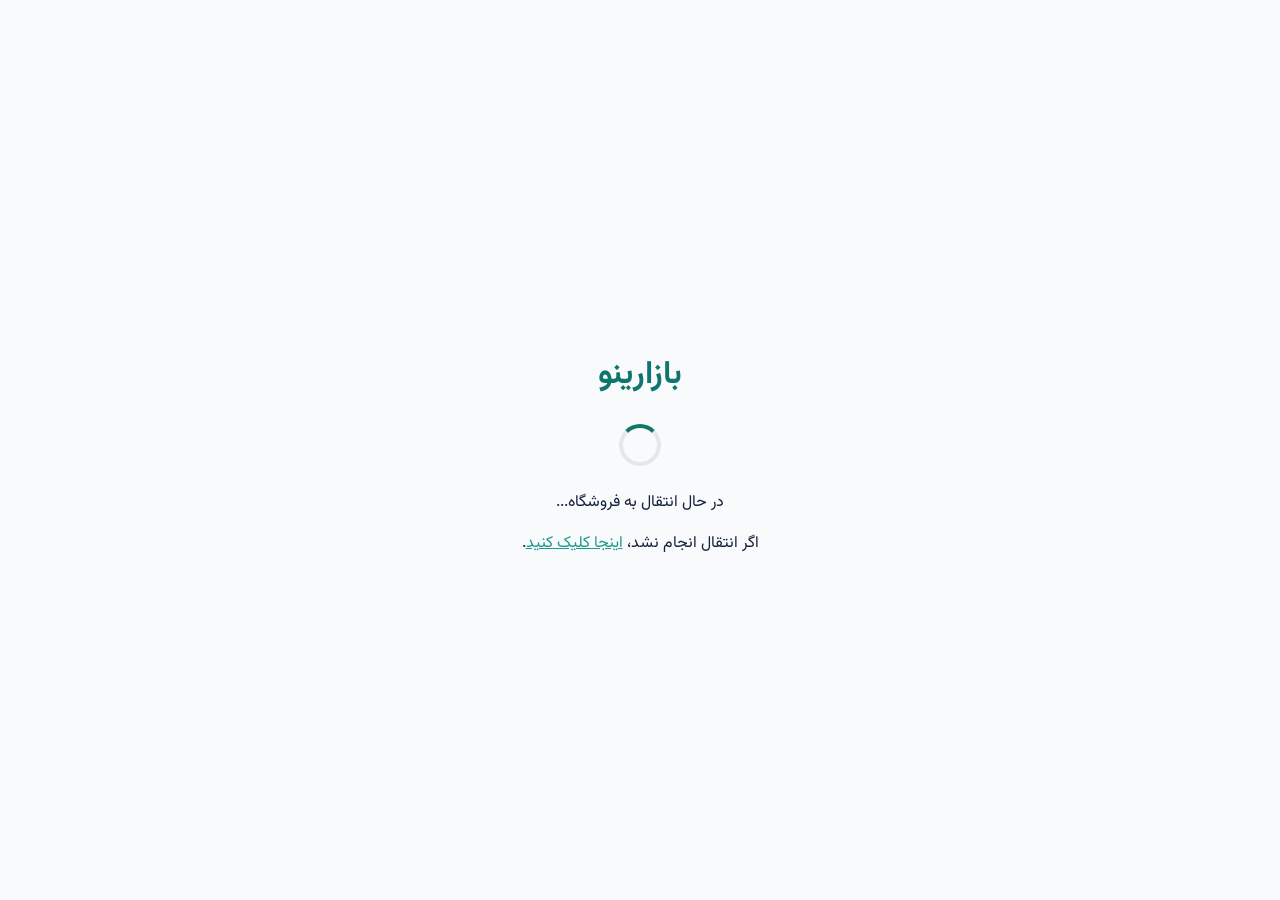
<file: index.html>
<!DOCTYPE html>
<html lang="fa" dir="rtl">
<head>
    <meta charset="UTF-8">
    <meta name="viewport" content="width=device-width, initial-scale=1.0">
    <meta http-equiv="refresh" content="3; url=products.html">
    <title>بازارینو | فروشگاه اینترنتی</title>
    <style>
        @font-face {
            font-family: "MyVazirmatn";
            src: url("font/Vazirmatn[wght].woff2") format("woff2");
            font-weight: 100 900;
            font-style: normal;
            font-display: swap;
        }
        * {
            box-sizing: border-box;
            font-family: "MyVazirmatn", sans-serif;
        }
        body {
            margin: 0;
            min-height: 100vh;
            display: flex;
            justify-content: center;
            align-items: center;
            background: #F8FAFC;
            color: #14213D;
            font-family: Tahoma, sans-serif;
        }
        .loading {
            text-align: center;
        }
        h1 {
            color: #0F766E;
            margin-bottom: 16px;
        }
        p {
            font-size: 16px;
        }
        .spinner {
            width: 42px;
            height: 42px;
            margin: 24px auto;
            border: 4px solid #E5E7EB;
            border-top-color: #0F766E;
            border-radius: 50%;
            animation: spin 0.8s linear infinite;
        }
        @keyframes spin {
            to {
                transform: rotate(360deg);
            }
        }
        a {
            color: #1e998f;
        }
    </style>
</head>
<body>
    <main class="loading">
        <h1>بازارینو</h1>
        <div class="spinner" aria-hidden="true"></div>
        <p>در حال انتقال به فروشگاه...</p>
        <p>
            اگر انتقال انجام نشد،
            <a href="products.html">اینجا کلیک کنید</a>.
        </p>
    </main>
</body>
</html>
</file>
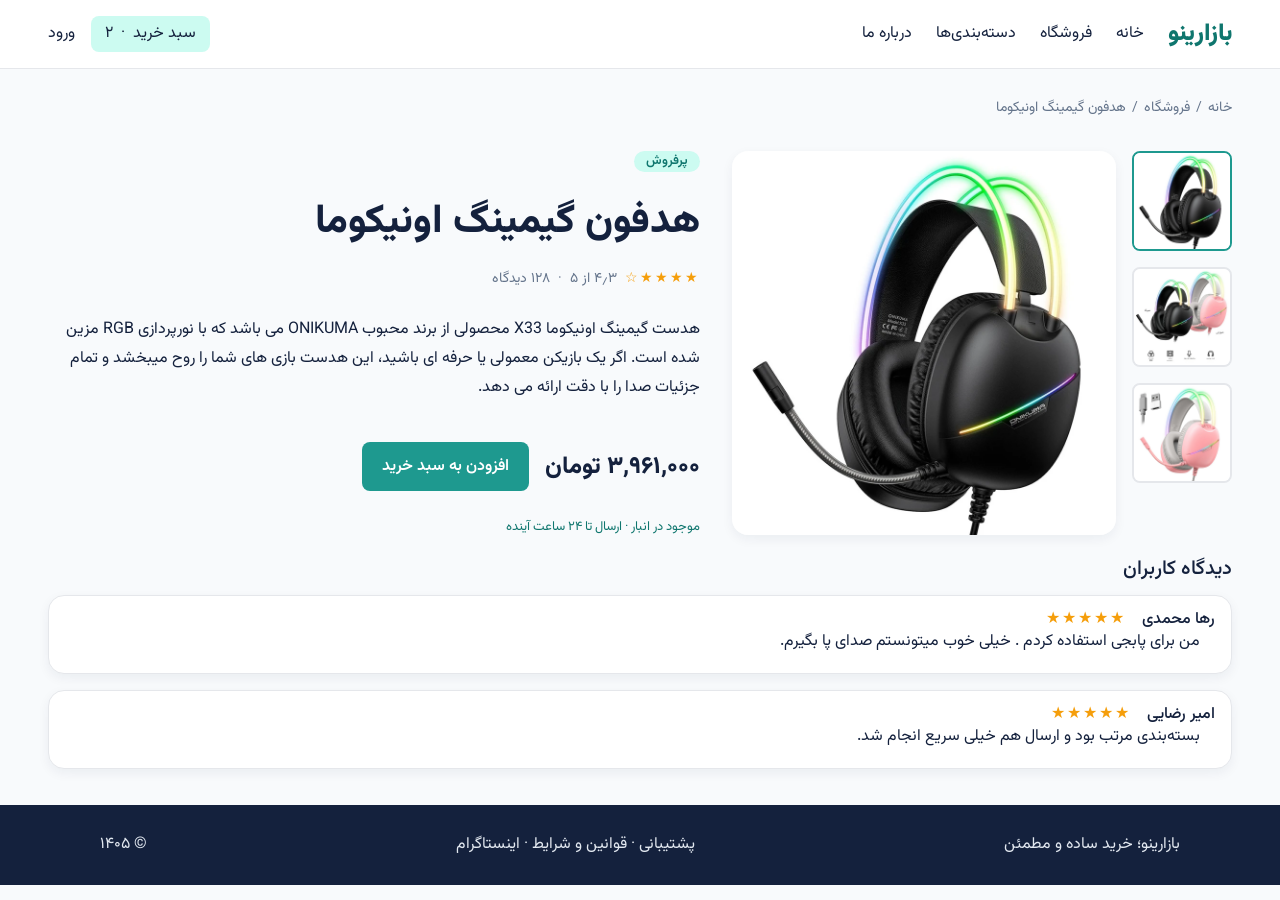
<file: product_headphone.html>
<!DOCTYPE html>
<html lang="fa" dir="rtl">
<head>
    <meta charset="UTF-8">
    <meta name="viewport" content="width=device-width, initial-scale=1.0">
    <title>هدفون گیمینگ اونیکوما | بازارینو</title>
    <link rel="stylesheet" href="css/reset.css">
    <link rel="stylesheet" href="css/style_product.css">
</head>
<body>
    <header class="header">
        <a href="products.html" class="logo">بازارینو</a>
        <nav class="nav" aria-label="منوی اصلی">
            <ul>
                <li><a href="products.html">خانه</a></li>
                <li><a href="products.html">فروشگاه</a></li>
                <li><a href="products.html">دسته‌بندی‌ها</a></li>
                <li><a href="#">درباره ما</a></li>
            </ul>
        </nav>
        <div class="header-actions">
            <a class="cart-link" href="#">سبد خرید
                <span aria-hidden="true">·</span>
                <span class="cart-count">۲</span>
            </a>
            <a href="register.html">ورود</a>
        </div>
    </header>

    <main class="main">
        <nav aria-label="مسیر صفحه">
            <ol>
                <li><a href="products.html">خانه</a></li>
                <li><a href="products.html">فروشگاه</a></li>
                <li aria-current="page">هدفون گیمینگ اونیکوما</li>
            </ol>
        </nav>

        <section class="product">
            <div class="product-gallery">
                <div class="mini-gallery">
                    <img class="thumbnail active" src="assets/Onikuma01.webp" alt="نمای اول هدفون گیمینگ" width="100" height="100">
                    <img class="thumbnail" src="assets/Onikuma02.webp" alt="نمای دوم هدفون گیمینگ" width="100" height="100">
                    <img class="thumbnail" src="assets/Onikuma03.webp" alt="نمای سوم هدفون گیمینگ" width="100" height="100">
                </div>

                <div class="gallery">
                    <img class="product-image" src="assets/Onikuma01.webp" alt="هدفون گیمینگ اونیکوما" width="800" height="800">
                </div>
            </div>

            <div class="info">
                <span class="badge">پرفروش</span>

                <h1>هدفون گیمینگ اونیکوما</h1>

                <p class="rating">
                    <span class="stars" aria-hidden="true">★★★★☆</span>
                    <span class="rating-score">۴٫۳ از ۵</span>
                    <span aria-hidden="true">·</span>
                    <span class="review-count">۱۲۸ دیدگاه</span>
                </p>

                <p class="description">
                    هدست گیمینگ اونیکوما X33 محصولی از برند محبوب ONIKUMA می باشد که با نورپردازی RGB مزین شده است. اگر یک بازیکن معمولی یا حرفه ای باشید، این هدست بازی های شما را روح میبخشد و تمام جزئیات صدا را با دقت ارائه می دهد.
                </p>

                <div class="purchase-actions">
                    <p class="price">۳,۹۶۱,۰۰۰ تومان</p>
                    <button type="button" class="add-to-cart">افزودن به سبد خرید</button>
                </div>

                <p class="stock-status">موجود در انبار · ارسال تا ۲۴ ساعت آینده</p>
            </div>
        </section>

        <section class="reviews">
            <h2>دیدگاه کاربران</h2>

            <article class="review">
                <div class="review-head">
                    <h3>رها محمدی</h3>
                    <span class="stars" role="img" aria-label="امتیاز ۵ از ۵">★★★★★</span>
                </div>
                <p class="review-text">
                    من برای پابجی استفاده کردم . خیلی خوب میتونستم صدای پا بگیرم.
                </p>
            </article>

            <article class="review">
                <div class="review-head">
                    <h3>امیر رضایی</h3>
                    <span class="stars" role="img" aria-label="امتیاز ۵ از ۵">★★★★★</span>
                </div>
                <p class="review-text">
                    بسته‌بندی مرتب بود و ارسال هم خیلی سریع انجام شد.
                </p>
            </article>
        </section>

    </main>

    <footer class="footer">
        <div class="footer-right">
            بازارینو؛ خرید ساده و مطمئن
        </div>

        <nav class="footer-center" aria-label="لینک‌های فوتر">
            <a href="#">پشتیبانی</a>
            <span aria-hidden="true">·</span>
            <a href="#">قوانین و شرایط</a>
            <span aria-hidden="true">·</span>
            <a href="#">اینستاگرام</a>
        </nav>

        <div class="footer-left">
            © ۱۴۰۵
        </div>
    </footer>
</body>
</html>
</file>
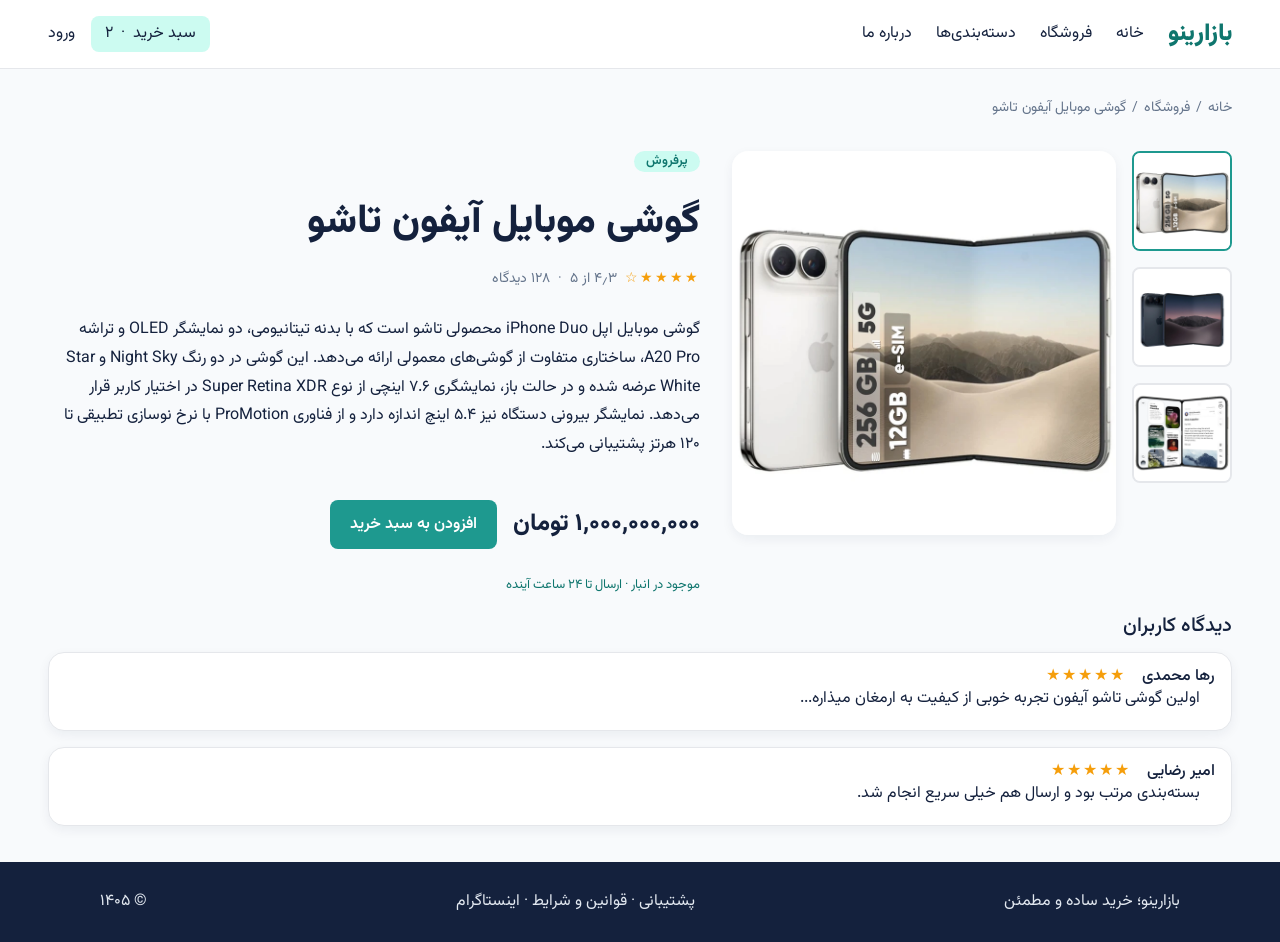
<file: product_iphone.html>
<!DOCTYPE html>
<html lang="fa" dir="rtl">
<head>
    <meta charset="UTF-8">
    <meta name="viewport" content="width=device-width, initial-scale=1.0">
    <title>گوشی موبایل آیفون تاشو | بازارینو</title>
    <link rel="stylesheet" href="css/reset.css">
    <link rel="stylesheet" href="css/style_product.css">
</head>
<body>
    <header class="header">
        <a href="products.html" class="logo">بازارینو</a>
        <nav class="nav" aria-label="منوی اصلی">
            <ul>
                <li><a href="products.html">خانه</a></li>
                <li><a href="products.html">فروشگاه</a></li>
                <li><a href="products.html">دسته‌بندی‌ها</a></li>
                <li><a href="#">درباره ما</a></li>
            </ul>
        </nav>
        <div class="header-actions">
            <a class="cart-link" href="#">سبد خرید
                <span aria-hidden="true">·</span>
                <span class="cart-count">۲</span>
            </a>
            <a href="register.html">ورود</a>
        </div>
    </header>

    
    <main class="main">
        <nav class="breadcrumb" aria-label="مسیر صفحه">
            <ol>
                <li><a href="products.html">خانه</a></li>
                <li><a href="products.html">فروشگاه</a></li>
                <li aria-current="page">گوشی موبایل آیفون تاشو</li>
            </ol>
        </nav>

        
        <section class="product">
            <div class="product-gallery">
                <div class="mini-gallery">
                    <img class="thumbnail active" src="assets/iPhone_Duo_eSIM01.webp" alt="نمای اول آیفون تاشو" width="100" height="100">
                    <img class="thumbnail" src="assets/iPhone_Duo_eSIM02.webp" alt="نمای دوم آیفون تاشو" width="100" height="100">
                    <img class="thumbnail" src="assets/iPhone_Duo_eSIM03.webp" alt="نمای سوم آیفون تاشو" width="100" height="100">
                </div>

                <div class="gallery">
                    <img class="product-image" src="assets/iPhone_Duo_eSIM01.webp" alt="گوشی موبایل آیفون تاشو" width="800" height="800">
                </div>
            </div>

            <div class="info">
                <span class="badge">پرفروش</span>

                <h1>گوشی موبایل آیفون تاشو</h1>

                <p class="rating">
                    <span class="stars" aria-hidden="true">★★★★☆</span>
                    <span class="rating-score">۴٫۳ از ۵</span>
                    <span aria-hidden="true">·</span>
                    <span class="review-count">۱۲۸ دیدگاه</span>
                </p>

                <p class="description">
                    گوشی موبایل اپل iPhone Duo محصولی تاشو است که با بدنه تیتانیومی، دو نمایشگر OLED و تراشه A20 Pro، ساختاری متفاوت از گوشی‌های معمولی ارائه می‌دهد. این گوشی در دو رنگ Night Sky و Star White عرضه شده و در حالت باز، نمایشگری ۷.۶ اینچی از نوع Super Retina XDR در اختیار کاربر قرار می‌دهد. نمایشگر بیرونی دستگاه نیز ۵.۴ اینچ اندازه دارد و از فناوری ProMotion با نرخ نوسازی تطبیقی تا ۱۲۰ هرتز پشتیبانی می‌کند.
                </p>

                <div class="purchase-actions">
                    <p class="price">۱,۰۰۰,۰۰۰,۰۰۰ تومان</p>
                    <button type="button" class="add-to-cart">افزودن به سبد خرید</button>
                </div>

                <p class="stock-status">موجود در انبار · ارسال تا ۲۴ ساعت آینده</p>
            </div>
        </section>

        <section class="reviews">
            <h2>دیدگاه کاربران</h2>

            <article class="review">
                <div class="review-head">
                    <h3>رها محمدی</h3>
                    <span class="stars" role="img" aria-label="امتیاز ۵ از ۵">★★★★★</span>
                </div>
                <p class="review-text">
                    اولین گوشی تاشو آیفون تجربه خوبی از کیفیت به ارمغان میذاره...
                </p>
            </article>

            <article class="review">
                <div class="review-head">
                    <h3>امیر رضایی</h3>
                    <span class="stars" role="img" aria-label="امتیاز ۵ از ۵">★★★★★</span>
                </div>
                <p class="review-text">
                    بسته‌بندی مرتب بود و ارسال هم خیلی سریع انجام شد.
                </p>
            </article>
        </section>

    </main>

    <footer class="footer">
        <div class="footer-right">
            بازارینو؛ خرید ساده و مطمئن
        </div>

        <nav class="footer-center" aria-label="لینک‌های فوتر">
            <a href="#">پشتیبانی</a>
            <span aria-hidden="true">·</span>
            <a href="#">قوانین و شرایط</a>
            <span aria-hidden="true">·</span>
            <a href="#">اینستاگرام</a>
        </nav>

        <div class="footer-left">
            © ۱۴۰۵
        </div>
    </footer>
</body>
</html>
</file>
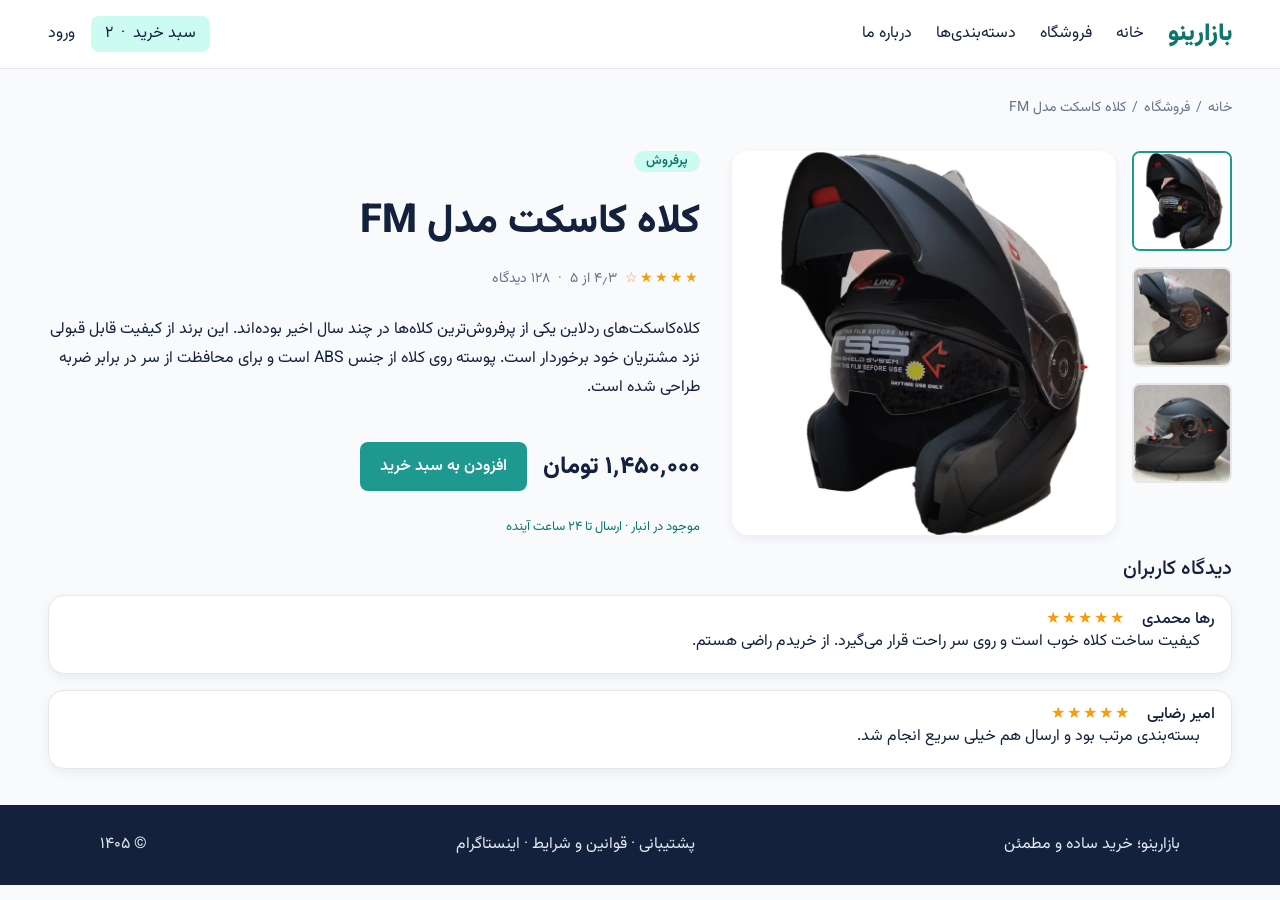
<file: product_kolah.html>
<!DOCTYPE html>
<html lang="fa" dir="rtl">
<head>
    <meta charset="UTF-8">
    <meta name="viewport" content="width=device-width, initial-scale=1.0">
    <title>کلاه کاسکت مدل FM | بازارینو</title>
    <link rel="stylesheet" href="css/reset.css">
    <link rel="stylesheet" href="css/style_product.css">
</head>
<body>
    <header class="header">
        <a href="products.html" class="logo">بازارینو</a>
        <nav class="nav" aria-label="منوی اصلی">
            <ul>
                <li><a href="products.html">خانه</a></li>
                <li><a href="products.html">فروشگاه</a></li>
                <li><a href="product.html">دسته‌بندی‌ها</a></li>
                <li><a href="#">درباره ما</a></li>
            </ul>
        </nav>
        <div class="header-actions">
            <a class="cart-link" href="#">سبد خرید
                <span aria-hidden="true">·</span>
                <span class="cart-count">۲</span>
            </a>
            <a href="register.html">ورود</a>
        </div>
    </header>

    
    <main class="main">
        <nav class="breadcrumb" aria-label="مسیر صفحه">
            <ol>
                <li><a href="products.html">خانه</a></li>
                <li><a href="products.html">فروشگاه</a></li>
                <li aria-current="page">کلاه کاسکت مدل FM</li>
            </ol>
        </nav>

        
        <section class="product">
            <div class="product-gallery">
                <div class="mini-gallery">
                    <img class="thumbnail active" src="assets/Red_line_FM01.webp" alt="نمای اول کلاه کاسکت" width="100" height="100">
                    <img class="thumbnail" src="assets/Red_line_FM02.webp" alt="نمای دوم کلاه کاسکت" width="100" height="100">
                    <img class="thumbnail" src="assets/Red_line_FM03.webp" alt="نمای سوم کلاه کاسکت" width="100" height="100">
                </div>

                <div class="gallery">
                    <img class="product-image" src="assets/Red_line_FM01.webp" alt="کلاه کاسکت مدل اف ام" width="800" height="800">
                </div>
            </div>

            <div class="info">
                <span class="badge">پرفروش</span>

                <h1>کلاه کاسکت مدل FM</h1>

                <p class="rating">
                    <span class="stars" aria-hidden="true">★★★★☆</span>
                    <span class="rating-score">۴٫۳ از ۵</span>
                    <span aria-hidden="true">·</span>
                    <span class="review-count">۱۲۸ دیدگاه</span>
                </p>

                <p class="description">
                    کلاه‌کاسکت‌های ردلاین یکی از پرفروش‌ترین کلاه‌ها در چند سال اخیر بوده‌اند.
                    این برند از کیفیت قابل قبولی نزد مشتریان خود برخوردار است.
                    پوسته روی کلاه از جنس ABS است و برای محافظت از سر در برابر ضربه طراحی شده است.
                </p>

                <div class="purchase-actions">
                    <p class="price">۱٬۴۵۰٬۰۰۰ تومان</p>
                    <button type="button" class="add-to-cart">افزودن به سبد خرید</button>
                </div>

                <p class="stock-status">موجود در انبار · ارسال تا ۲۴ ساعت آینده</p>
            </div>
        </section>

        <section class="reviews">
            <h2>دیدگاه کاربران</h2>

            <article class="review">
                <div class="review-head">
                    <h3>رها محمدی</h3>
                    <span class="stars" role="img" aria-label="امتیاز ۵ از ۵">★★★★★</span>
                </div>
                <p class="review-text">
                    کیفیت ساخت کلاه خوب است و روی سر راحت قرار می‌گیرد.
                    از خریدم راضی هستم.
                </p>
            </article>

            <article class="review">
                <div class="review-head">
                    <h3>امیر رضایی</h3>
                    <span class="stars" role="img" aria-label="امتیاز ۵ از ۵">★★★★★</span>
                </div>
                <p class="review-text">
                    بسته‌بندی مرتب بود و ارسال هم خیلی سریع انجام شد.
                </p>
            </article>
        </section>

    </main>

    <footer class="footer">
        <div class="footer-right">
            بازارینو؛ خرید ساده و مطمئن
        </div>

        <nav class="footer-center" aria-label="لینک‌های فوتر">
            <a href="#">پشتیبانی</a>
            <span aria-hidden="true">·</span>
            <a href="#">قوانین و شرایط</a>
            <span aria-hidden="true">·</span>
            <a href="#">اینستاگرام</a>
        </nav>

        <div class="footer-left">
            © ۱۴۰۵
        </div>
    </footer>
</body>
</html>
</file>
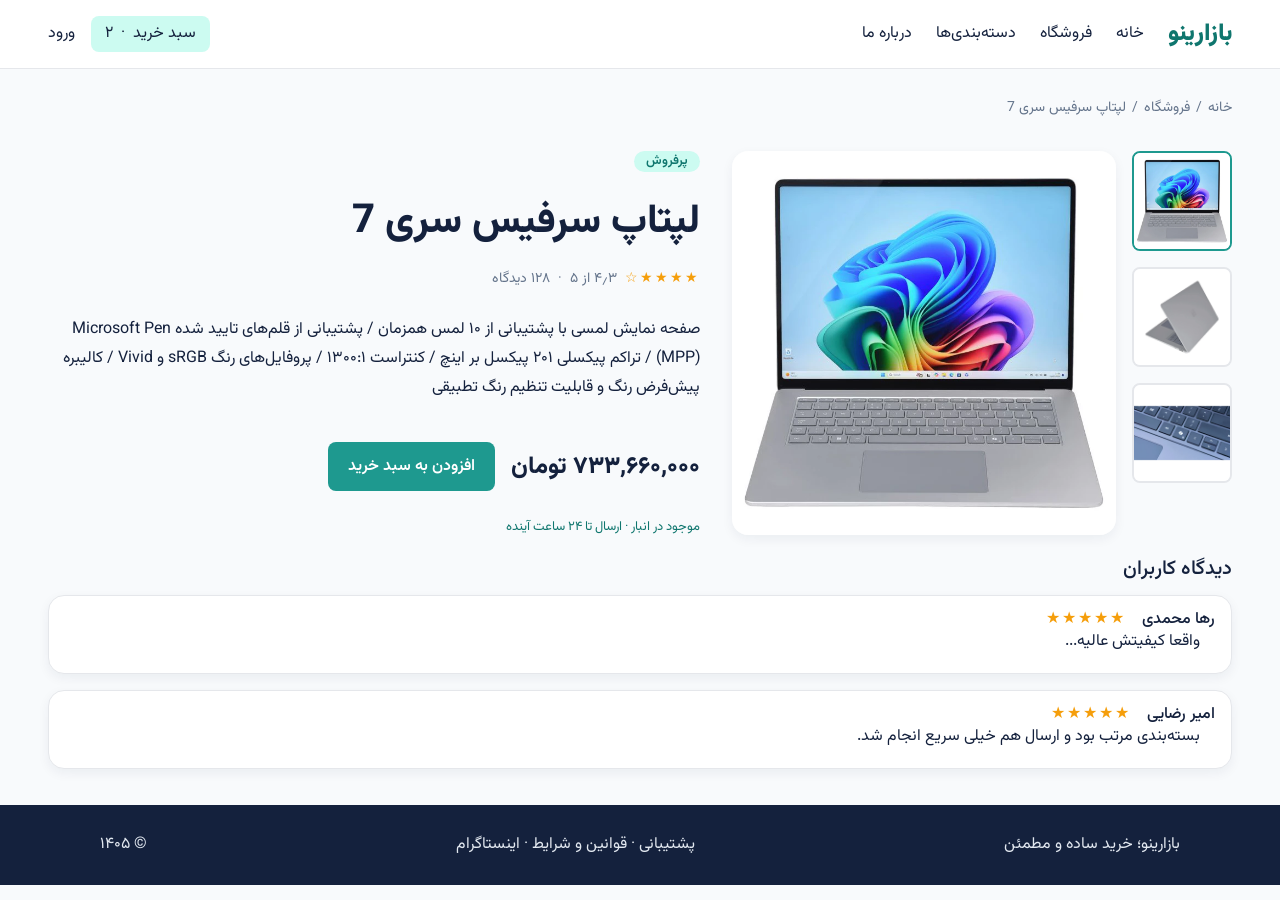
<file: product_laptop.html>
<!DOCTYPE html>
<html lang="fa" dir="rtl">
<head>
    <meta charset="UTF-8">
    <meta name="viewport" content="width=device-width, initial-scale=1.0">
    <title>لپتاپ سرفیس | بازارینو</title>
    <link rel="stylesheet" href="css/reset.css">
    <link rel="stylesheet" href="css/style_product.css">
</head>
<body>
    <header class="header">
        <a href="products.html" class="logo">بازارینو</a>
        <nav class="nav" aria-label="منوی اصلی">
            <ul>
                <li><a href="products.html">خانه</a></li>
                <li><a href="products.html">فروشگاه</a></li>
                <li><a href="products.html">دسته‌بندی‌ها</a></li>
                <li><a href="#">درباره ما</a></li>
            </ul>
        </nav>
        <div class="header-actions">
            <a class="cart-link" href="#">سبد خرید
                <span aria-hidden="true">·</span>
                <span class="cart-count">۲</span>
            </a>
            <a href="register.html">ورود</a>
        </div>
    </header>

    
    <main class="main">
        <nav class="breadcrumb" aria-label="مسیر صفحه">
            <ol>
                <li><a href="products.html">خانه</a></li>
                <li><a href="products.html">فروشگاه</a></li>
                <li aria-current="page">لپتاپ سرفیس سری 7</li>
            </ol>
        </nav>

        
        <section class="product">
            <div class="product-gallery">
                <div class="mini-gallery">
                    <img class="thumbnail active" src="assets/Surface_Laptop_7_01.webp" alt="نمای اول لپتاپ سرفیس" width="100" height="100">
                    <img class="thumbnail" src="assets/Surface_Laptop_7_02.webp" alt="نمای دوم لپتاپ سرفیس" width="100" height="100">
                    <img class="thumbnail" src="assets/Surface_Laptop_7_03.webp" alt="نمای سوم لپتاپ سرفیس" width="100" height="100">
                </div>

                <div class="gallery">
                    <img class="product-image" src="assets/Surface_Laptop_7_01.webp" alt="لپتاپ سرفیس سری 7" width="800" height="800">
                </div>
            </div>

            <div class="info">
                <span class="badge">پرفروش</span>

                <h1>لپتاپ سرفیس سری 7</h1>

                <p class="rating">
                    <span class="stars" aria-hidden="true">★★★★☆</span>
                    <span class="rating-score">۴٫۳ از ۵</span>
                    <span aria-hidden="true">·</span>
                    <span class="review-count">۱۲۸ دیدگاه</span>
                </p>

                <p class="description">
                    صفحه نمایش لمسی با پشتیبانی از ۱۰ لمس همزمان / پشتیبانی از قلم‌های تایید شده Microsoft Pen (MPP) / تراکم پیکسلی ۲۰۱ پیکسل بر اینچ / کنتراست ۱۳۰۰:۱ / پروفایل‌های رنگ sRGB و Vivid / کالیبره پیش‌فرض رنگ و قابلیت تنظیم رنگ تطبیقی
                </p>

                <div class="purchase-actions">
                    <p class="price">۷۳۳,۶۶۰,۰۰۰ تومان</p>
                    <button type="button" class="add-to-cart">افزودن به سبد خرید</button>
                </div>

                <p class="stock-status">موجود در انبار · ارسال تا ۲۴ ساعت آینده</p>
            </div>
        </section>

        <section class="reviews">
            <h2>دیدگاه کاربران</h2>

            <article class="review">
                <div class="review-head">
                    <h3>رها محمدی</h3>
                    <span class="stars" role="img" aria-label="امتیاز ۵ از ۵">★★★★★</span>
                </div>
                <p class="review-text">
                    واقعا کیفیتش عالیه...
                </p>
            </article>

            <article class="review">
                <div class="review-head">
                    <h3>امیر رضایی</h3>
                    <span class="stars" role="img" aria-label="امتیاز ۵ از ۵">★★★★★</span>
                </div>
                <p class="review-text">
                    بسته‌بندی مرتب بود و ارسال هم خیلی سریع انجام شد.
                </p>
            </article>
        </section>

    </main>

    <footer class="footer">
        <div class="footer-right">
            بازارینو؛ خرید ساده و مطمئن
        </div>

        <nav class="footer-center" aria-label="لینک‌های فوتر">
            <a href="#">پشتیبانی</a>
            <span aria-hidden="true">·</span>
            <a href="#">قوانین و شرایط</a>
            <span aria-hidden="true">·</span>
            <a href="#">اینستاگرام</a>
        </nav>

        <div class="footer-left">
            © ۱۴۰۵
        </div>
    </footer>
</body>
</html>
</file>
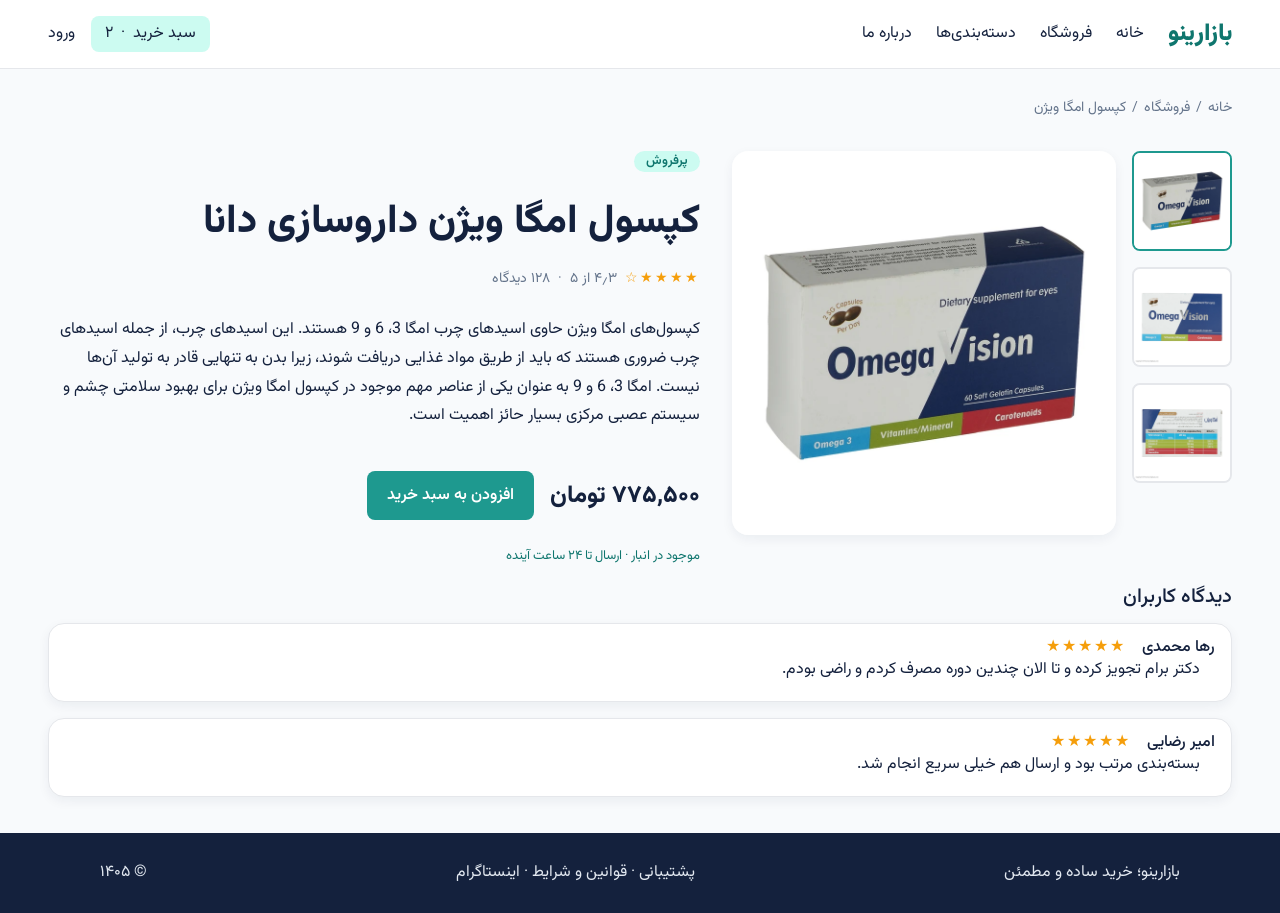
<file: product_Omega.html>
<!DOCTYPE html>
<html lang="fa" dir="rtl">
<head>
    <meta charset="UTF-8">
    <meta name="viewport" content="width=device-width, initial-scale=1.0">
    <title>کپسول امگا ویژن | بازارینو</title>
    <link rel="stylesheet" href="css/reset.css">
    <link rel="stylesheet" href="css/style_product.css">
</head>
<body>
    <header class="header">
        <a href="products.html" class="logo">بازارینو</a>
        <nav class="nav" aria-label="منوی اصلی">
            <ul>
                <li><a href="products.html">خانه</a></li>
                <li><a href="products.html">فروشگاه</a></li>
                <li><a href="products.html">دسته‌بندی‌ها</a></li>
                <li><a href="#">درباره ما</a></li>
            </ul>
        </nav>
        <div class="header-actions">
            <a class="cart-link" href="#">سبد خرید
                <span aria-hidden="true">·</span>
                <span class="cart-count">۲</span>
            </a>
            <a href="register.html">ورود</a>
        </div>
    </header>

    
    <main class="main">
        <nav class="breadcrumb" aria-label="مسیر صفحه">
            <ol>
                <li><a href="products.html">خانه</a></li>
                <li><a href="products.html">فروشگاه</a></li>
                <li aria-current="page">کپسول امگا ویژن</li>
            </ol>
        </nav>

        
        <section class="product">
            <div class="product-gallery">
                <div class="mini-gallery">
                    <img class="thumbnail active" src="assets/OmegaVision01.webp" alt="نمای اول کپسول امگا ویژن" width="100" height="100">
                    <img class="thumbnail" src="assets/OmegaVision02.webp" alt="نمای دوم کپسول امگا ویژن" width="100" height="100">
                    <img class="thumbnail" src="assets/OmegaVision03.webp" alt="نمای سوم کپسول امگا ویژن" width="100" height="100">
                </div>

                <div class="gallery">
                    <img class="product-image" src="assets/OmegaVision01.webp" alt="کپسول امگا ویژن داروسازی دانا" width="800" height="800">
                </div>
            </div>

            <div class="info">
                <span class="badge">پرفروش</span>

                <h1>کپسول امگا ویژن داروسازی دانا</h1>

                <p class="rating">
                    <span class="stars" aria-hidden="true">★★★★☆</span>
                    <span class="rating-score">۴٫۳ از ۵</span>
                    <span aria-hidden="true">·</span>
                    <span class="review-count">۱۲۸ دیدگاه</span>
                </p>

                <p class="description">
                    کپسول‌های امگا ویژن حاوی اسیدهای چرب امگا 3، 6 و 9 هستند. این اسیدهای چرب، از جمله اسیدهای چرب ضروری هستند که باید از طریق مواد غذایی دریافت شوند، زیرا بدن به تنهایی قادر به تولید آن‌ها نیست. امگا 3، 6 و 9 به عنوان یکی از عناصر مهم موجود در کپسول امگا ویژن برای بهبود سلامتی چشم و سیستم عصبی مرکزی بسیار حائز اهمیت است.
                </p>

                <div class="purchase-actions">
                    <p class="price">۷۷۵,۵۰۰ تومان</p>
                    <button type="button" class="add-to-cart">افزودن به سبد خرید</button>
                </div>

                <p class="stock-status">موجود در انبار · ارسال تا ۲۴ ساعت آینده</p>
            </div>
        </section>

        <section class="reviews">
            <h2>دیدگاه کاربران</h2>

            <article class="review">
                <div class="review-head">
                    <h3>رها محمدی</h3>
                    <span class="stars" role="img" aria-label="امتیاز ۵ از ۵">★★★★★</span>
                </div>
                <p class="review-text">
                    دکتر برام تجویز کرده و تا الان چندین دوره مصرف کردم و راضی بودم.
                </p>
            </article>

            <article class="review">
                <div class="review-head">
                    <h3>امیر رضایی</h3>
                    <span class="stars" role="img" aria-label="امتیاز ۵ از ۵">★★★★★</span>
                </div>
                <p class="review-text">
                    بسته‌بندی مرتب بود و ارسال هم خیلی سریع انجام شد.
                </p>
            </article>
        </section>

    </main>

    <footer class="footer">
        <div class="footer-right">
            بازارینو؛ خرید ساده و مطمئن
        </div>

        <nav class="footer-center" aria-label="لینک‌های فوتر">
            <a href="#">پشتیبانی</a>
            <span aria-hidden="true">·</span>
            <a href="#">قوانین و شرایط</a>
            <span aria-hidden="true">·</span>
            <a href="#">اینستاگرام</a>
        </nav>

        <div class="footer-left">
            © ۱۴۰۵
        </div>
    </footer>
</body>
</html>
</file>
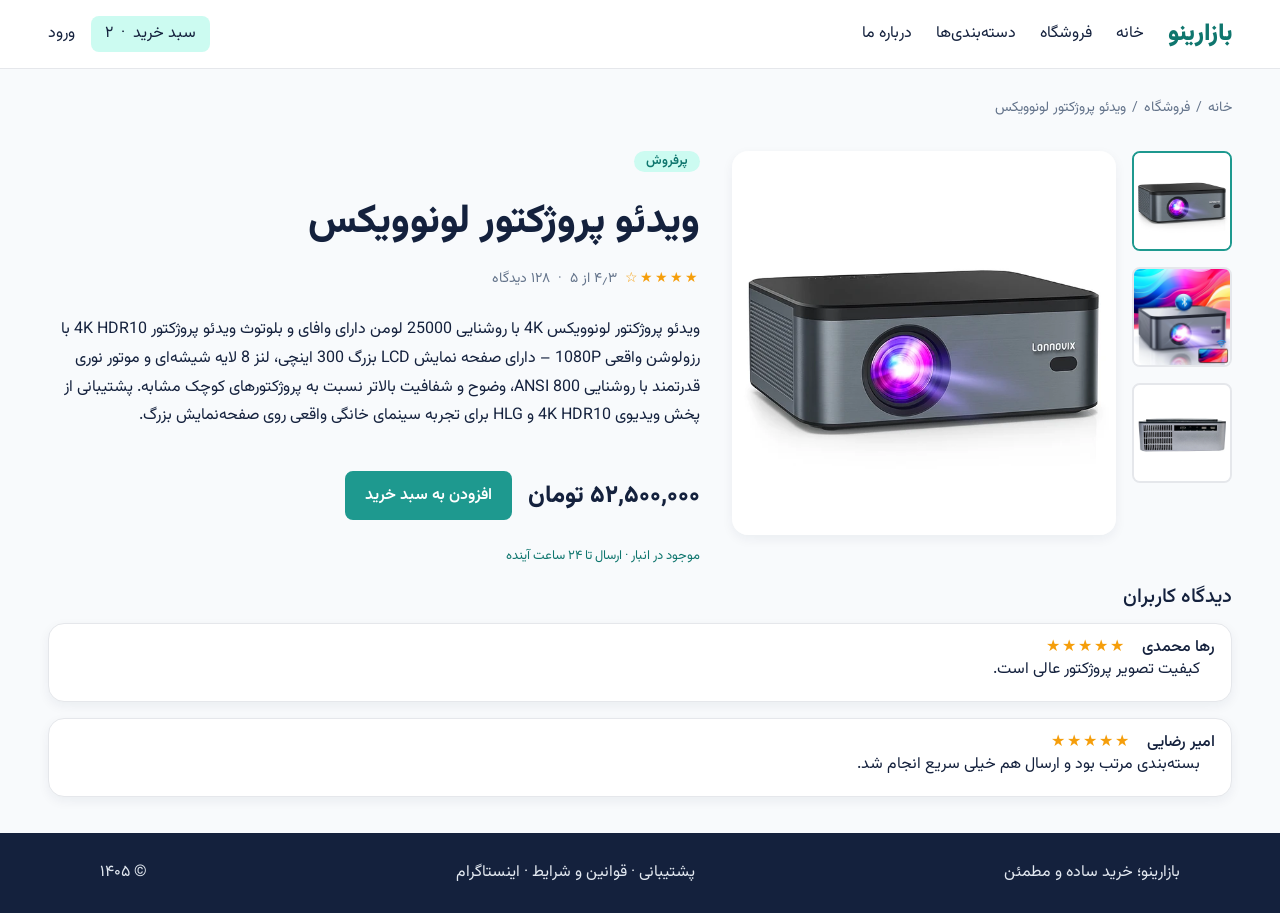
<file: product_projector.html>
<!DOCTYPE html>
<html lang="fa" dir="rtl">
<head>
    <meta charset="UTF-8">
    <meta name="viewport" content="width=device-width, initial-scale=1.0">
    <title>ویدئو پروژکتور لونوویکس | بازارینو</title>
    <link rel="stylesheet" href="css/reset.css">
    <link rel="stylesheet" href="css/style_product.css">
</head>
<body>
    <header class="header">
        <a href="products.html" class="logo">بازارینو</a>
        <nav class="nav" aria-label="منوی اصلی">
            <ul>
                <li><a href="products.html">خانه</a></li>
                <li><a href="products.html">فروشگاه</a></li>
                <li><a href="products.html">دسته‌بندی‌ها</a></li>
                <li><a href="#">درباره ما</a></li>
            </ul>
        </nav>
        <div class="header-actions">
            <a class="cart-link" href="#">سبد خرید
                <span aria-hidden="true">·</span>
                <span class="cart-count">۲</span>
            </a>
            <a href="register.html">ورود</a>
        </div>
    </header>

    
    <main class="main">
        <nav class="breadcrumb" aria-label="مسیر صفحه">
            <ol>
                <li><a href="products.html">خانه</a></li>
                <li><a href="products.html">فروشگاه</a></li>
                <li aria-current="page">ویدئو پروژکتور لونوویکس</li>
            </ol>
        </nav>

        
        <section class="product">
            <div class="product-gallery">
                <div class="mini-gallery">
                    <img class="thumbnail active" src="assets/Lonnovix01.webp" alt="نمای اول ویدئو پروژکتور لونوویکس" width="100" height="100">
                    <img class="thumbnail" src="assets/Lonnovix02.webp" alt="نمای دوم ویدئو پروژکتور لونوویکس" width="100" height="100">
                    <img class="thumbnail" src="assets/Lonnovix03.webp" alt="نمای سوم ویدئو پروژکتور لونوویکس" width="100" height="100">
                </div>

                <div class="gallery">
                    <img class="product-image" src="assets/Lonnovix01.webp" alt="ویدئو پروژکتور لونوویکس" width="800" height="800">
                </div>
            </div>

            <div class="info">
                <span class="badge">پرفروش</span>

                <h1>ویدئو پروژکتور لونوویکس</h1>

                <p class="rating">
                    <span class="stars" aria-hidden="true">★★★★☆</span>
                    <span class="rating-score">۴٫۳ از ۵</span>
                    <span aria-hidden="true">·</span>
                    <span class="review-count">۱۲۸ دیدگاه</span>
                </p>

                <p class="description">
                    ویدئو پروژکتور لونوویکس 4K با روشنایی 25000 لومن دارای وافای و بلوتوث ویدئو پروژکتور 4K HDR10 با رزولوشن واقعی 1080P – دارای صفحه نمایش LCD بزرگ 300 اینچی، لنز 8 لایه شیشه‌ای و موتور نوری قدرتمند با روشنایی 800 ANSI، وضوح و شفافیت بالاتر نسبت به پروژکتورهای کوچک مشابه. پشتیبانی از پخش ویدیوی 4K HDR10 و HLG برای تجربه سینمای خانگی واقعی روی صفحه‌نمایش بزرگ.
                </p>

                <div class="purchase-actions">
                    <p class="price">۵۲,۵۰۰,۰۰۰ تومان</p>
                    <button type="button" class="add-to-cart">افزودن به سبد خرید</button>
                </div>

                <p class="stock-status">موجود در انبار · ارسال تا ۲۴ ساعت آینده</p>
            </div>
        </section>

        <section class="reviews">
            <h2>دیدگاه کاربران</h2>

            <article class="review">
                <div class="review-head">
                    <h3>رها محمدی</h3>
                    <span class="stars" role="img" aria-label="امتیاز ۵ از ۵">★★★★★</span>
                </div>
                <p class="review-text">
                    کیفیت تصویر پروژکتور عالی است.
                </p>
            </article>

            <article class="review">
                <div class="review-head">
                    <h3>امیر رضایی</h3>
                    <span class="stars" role="img" aria-label="امتیاز ۵ از ۵">★★★★★</span>
                </div>
                <p class="review-text">
                    بسته‌بندی مرتب بود و ارسال هم خیلی سریع انجام شد.
                </p>
            </article>
        </section>

    </main>

    <footer class="footer">
        <div class="footer-right">
            بازارینو؛ خرید ساده و مطمئن
        </div>

        <nav class="footer-center" aria-label="لینک‌های فوتر">
            <a href="#">پشتیبانی</a>
            <span aria-hidden="true">·</span>
            <a href="#">قوانین و شرایط</a>
            <span aria-hidden="true">·</span>
            <a href="#">اینستاگرام</a>
        </nav>

        <div class="footer-left">
            © ۱۴۰۵
        </div>
    </footer>
</body>
</html>
</file>
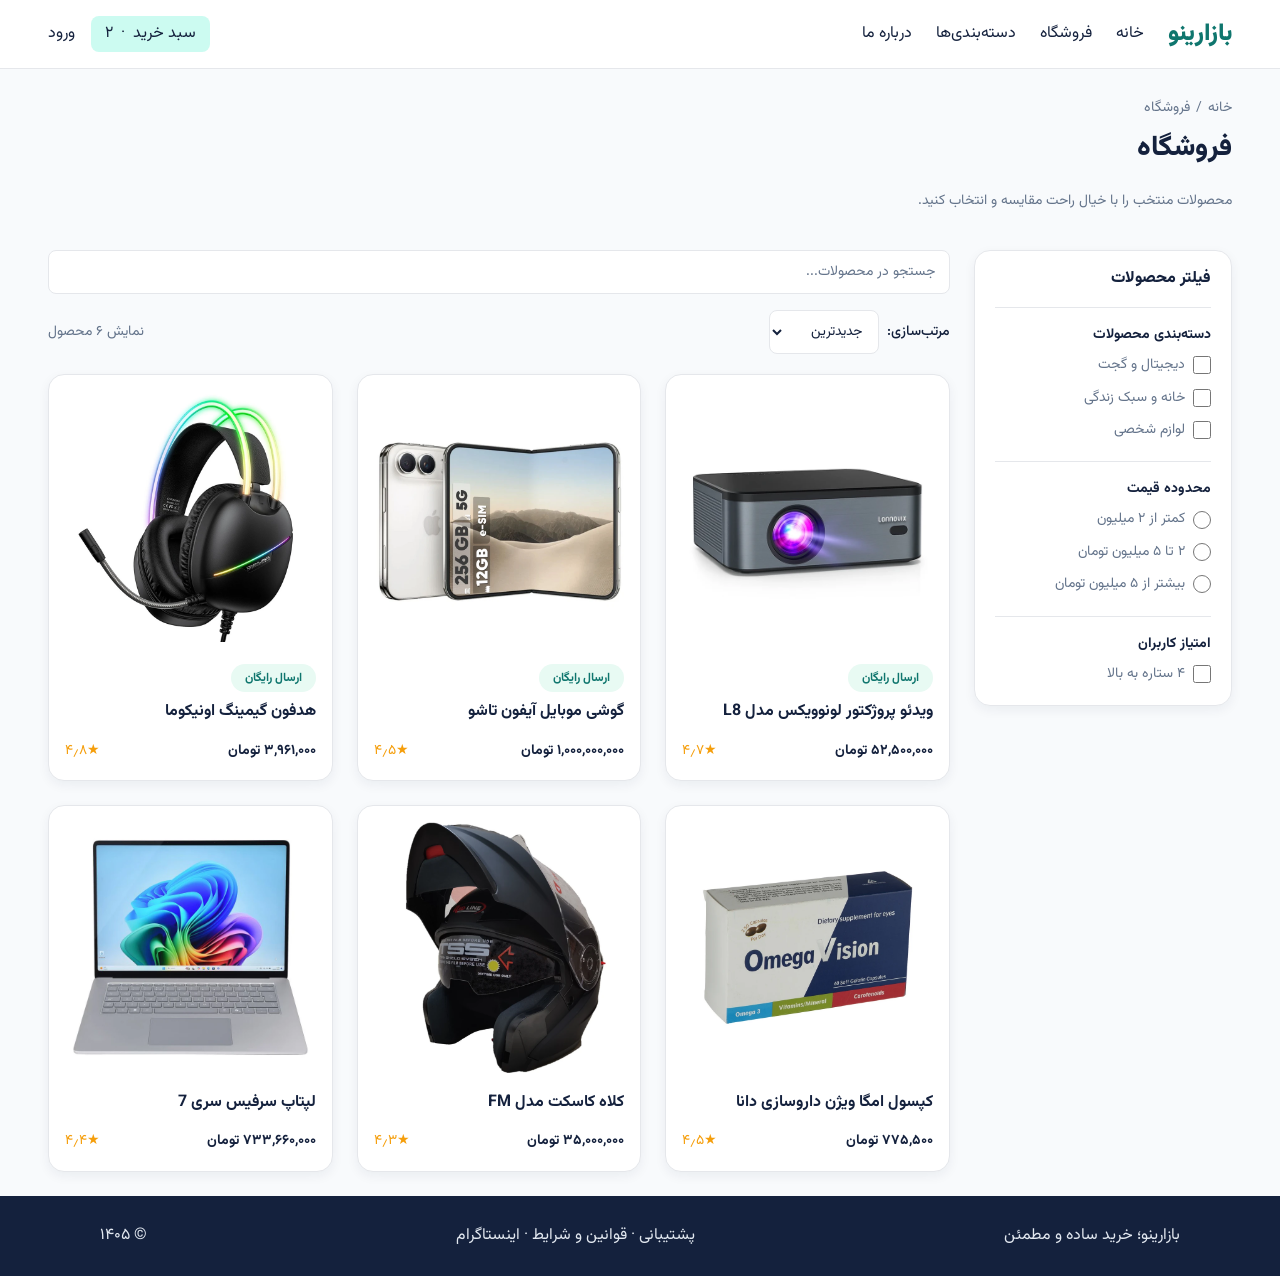
<file: products.html>
<!DOCTYPE html>
<html lang="fa" dir="rtl">
<head>
    <meta charset="UTF-8">
    <meta name="viewport" content="width=device-width, initial-scale=1.0">
    <title>فروشگاه | بازارینو</title>
    <link rel="stylesheet" href="css/reset.css">
    <link rel="stylesheet" href="css/style_products.css">
</head>
<body>
    <header class="header">
        <a href="products.html" class="logo">بازارینو</a>
        <nav class="nav" aria-label="منوی اصلی">
            <ul>
                <li><a href="products.html">خانه</a></li>
                <li><a href="products.html">فروشگاه</a></li>
                <li><a href="products.html">دسته‌بندی‌ها</a></li>
                <li><a href="#">درباره ما</a></li>
            </ul>
        </nav>
        <div class="header-actions">
            <a class="cart-link" href="#">سبد خرید
                <span aria-hidden="true">·</span>
                <span>۲</span>
            </a>
            <a href="register.html">ورود</a>
        </div>
    </header>

    <div class="page-content">
        <div class="page-intro">
            <nav aria-label="مسیر صفحه">
                <ol>
                    <li><a href="products.html">خانه</a></li>
                    <li aria-current="page">فروشگاه</li>
                </ol>
            </nav>
            <h1>فروشگاه</h1>
            <p>محصولات منتخب را با خیال راحت مقایسه و انتخاب کنید.</p>
        </div>

        <div class="shop-layout">
            <aside class="aside">
                <form class="filter-form" action="#" method="get">
                    <h2>فیلتر محصولات</h2>
                    <fieldset>
                        <legend>دسته‌بندی محصولات</legend>
                        <label>
                            <input type="checkbox" name="category" value="digital">
                            <span>دیجیتال و گجت</span>
                        </label>
                        <label>
                            <input type="checkbox" name="category" value="home">
                            <span>خانه و سبک زندگی</span>
                        </label>
                        <label>
                            <input type="checkbox" name="category" value="accessories">
                            <span>لوازم شخصی</span>
                        </label>
                    </fieldset>
                    <fieldset>
                        <legend>محدوده قیمت</legend>
                        <label>
                            <input type="radio" name="price" value="under-2">
                            <span>کمتر از ۲ میلیون</span>
                        </label>
                        <label>
                            <input type="radio" name="price" value="2-5">
                            <span>۲ تا ۵ میلیون تومان</span>
                        </label>
                        <label>
                            <input type="radio" name="price" value="above-5">
                            <span>بیشتر از ۵ میلیون تومان</span>
                        </label>
                    </fieldset>
                    <fieldset>
                        <legend>امتیاز کاربران</legend>
                        <label>
                            <input type="checkbox" name="rating" value="above-4">
                            <span>۴ ستاره به بالا</span>
                        </label>
                    </fieldset> 
                </form>
            </aside>

            <main class="main">
                <div class="products-toolbar">
                    <form class="search-form" action="#" method="get">
                        <input type="search" id="product-search" name="search" placeholder="جستجو در محصولات..." aria-label="جستجو در محصولات">
                    </form>
                    <div class="sort-products">
                        <label for="sort">مرتب‌سازی:</label>
                        <select id="sort" name="sort">
                            <option value="newest">جدیدترین</option>
                            <option value="cheapest">ارزان‌ترین</option>
                            <option value="expensive">گران‌ترین</option>
                            <option value="popular">محبوب‌ترین</option>
                        </select>
                    </div>
                    <p class="products-count">نمایش ۶ محصول</p>
                </div>

                <div class="products-grid">
                    <article class="product-card">
                        <a href="product_projector.html">
                            <img class="image-card" src="assets/Lonnovix01.webp" alt="ویدئو پروژکتور لونوویکس مدل L8" width="200" height="200">
                            <span class="free-shipping">ارسال رایگان</span>
                            <h3>
                               ویدئو پروژکتور لونوویکس مدل L8
                            </h3>
                            <div class="product-info">
                                <p>۵۲,۵۰۰,۰۰۰ تومان</p>
                                <p class="product-rating">★۴٫۷</p>
                            </div>
                        </a>
                    </article>

                    <article class="product-card">
                        <a href="product_iphone.html">
                            <img class="image-card" src="assets/iPhone_Duo_eSIM01.webp" alt="گوشی موبایل آیفون تاشو" width="200" height="200">
                            <span class="free-shipping">ارسال رایگان</span>
                            <h3>
                                گوشی موبایل آیفون تاشو
                            </h3>
                            <div class="product-info">
                                <p>۱,۰۰۰,۰۰۰,۰۰۰ تومان</p>
                                <p class="product-rating">★۴٫۵</p>
                            </div>
                        </a>
                    </article>

                    <article class="product-card">
                        <a href="product_headphone.html">
                            <img class="image-card" src="assets/Onikuma01.webp" alt="هدفون گیمینگ" width="200" height="200">
                            <span class="free-shipping">ارسال رایگان</span>
                            <h3>
                                هدفون گیمینگ اونیکوما
                            </h3>
                            <div class="product-info">
                                <p>۳,۹۶۱,۰۰۰ تومان</p>
                                <p class="product-rating">★۴٫۸</p>
                            </div>
                        </a>
                    </article>

                    <article class="product-card">
                        <a href="product_Omega.html">
                            <img class="image-card" src="assets/OmegaVision01.webp" alt="کپسول امگا ویژن داروسازی دانا" width="200" height="200">
                            <h3>
                                کپسول امگا ویژن داروسازی دانا
                            </h3>
                            <div class="product-info">
                                <p>۷۷۵,۵۰۰ تومان</p>
                                <p class="product-rating">★۴٫۵</p>
                            </div>
                        </a>
                    </article>

                    <article class="product-card">
                        <a href="product_kolah.html">
                            <img class="image-card" src="assets/Red_line_FM01.webp" alt="کلاه کاسکت مدل اف ام" width="200" height="200">
                            <h3>
                                کلاه کاسکت مدل FM
                            </h3>
                            <div class="product-info">
                                <p>۳۵,۰۰۰,۰۰۰ تومان</p>
                                <p class="product-rating">★۴٫۳</p>
                            </div>
                        </a>
                    </article>

                    <article class="product-card">
                        <a href="product_laptop.html">
                            <img class="image-card" src="assets/Surface_Laptop_7_01.webp" alt="لپتاپ سرفیس سری 7" width="200" height="200">
                            <h3>
                                لپتاپ سرفیس سری 7
                            </h3>
                            <div class="product-info">
                                <p>۷۳۳,۶۶۰,۰۰۰ تومان</p>
                                <p class="product-rating">★۴٫۴</p>
                            </div>
                        </a>
                    </article>
                </div>
            </main>
        </div>
    </div>

    <footer class="footer">
        <div class="footer-right">
            بازارینو؛ خرید ساده و مطمئن
        </div>

        <nav class="footer-center" aria-label="لینک‌های فوتر">
            <a href="#">پشتیبانی</a>
            <span aria-hidden="true">·</span>
            <a href="#">قوانین و شرایط</a>
            <span aria-hidden="true">·</span>
            <a href="#">اینستاگرام</a>
        </nav>

        <div class="footer-left">
            © ۱۴۰۵
        </div>
    </footer>
</body>
</html>
</file>
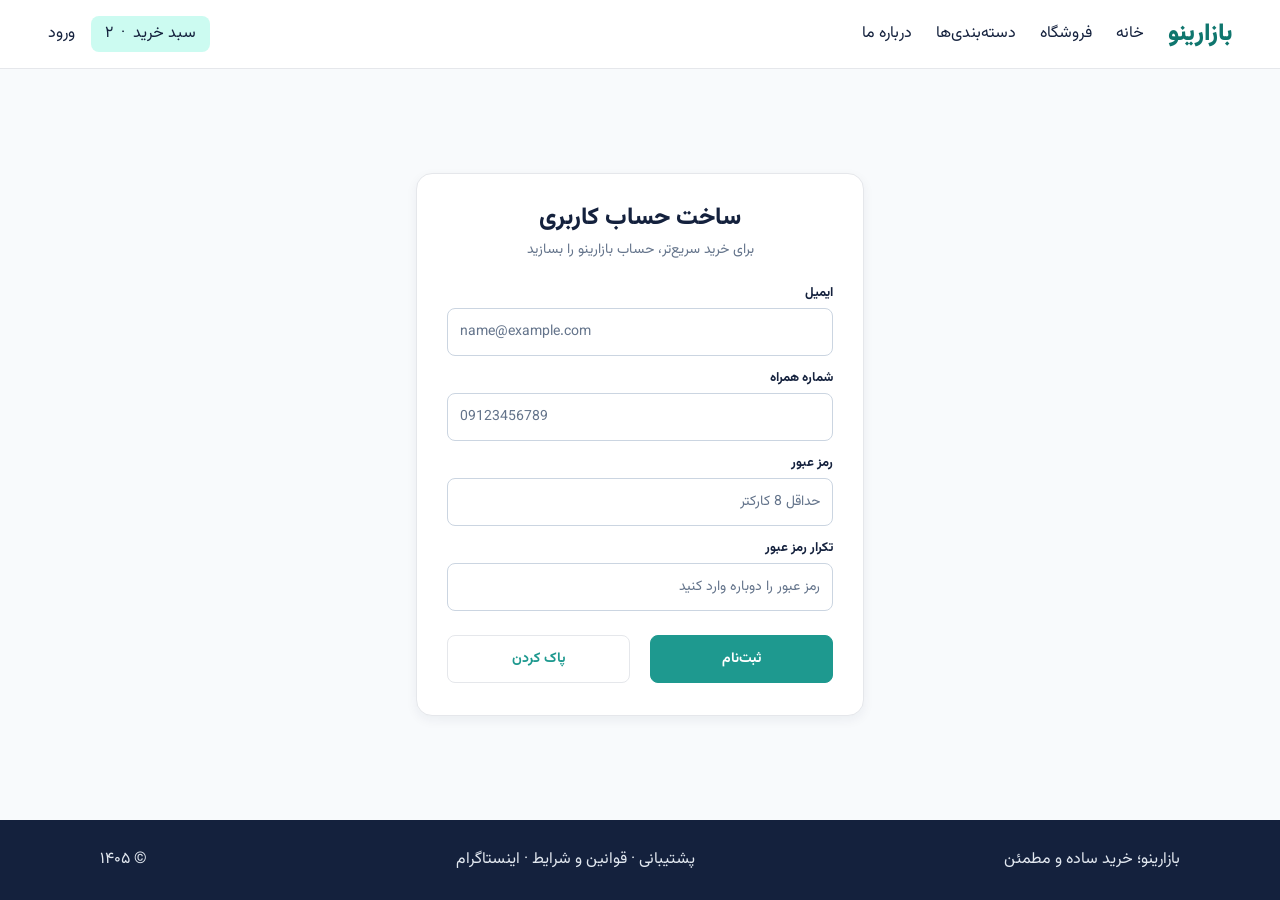
<file: register.html>
<!DOCTYPE html>
<html lang="fa" dir="rtl">
<head>
    <meta charset="UTF-8">
    <meta name="viewport" content="width=device-width, initial-scale=1.0">
    <title>ثبت‌نام | بازارینو</title>
    <link rel="stylesheet" href="css/reset.css">
    <link rel="stylesheet" href="css/style_register.css">
</head>
<body>
    <header class="header">
        <a href="products.html" class="logo">بازارینو</a>
        <nav class="nav" aria-label="منوی اصلی">
            <ul>
                <li><a href="products.html">خانه</a></li>
                <li><a href="products.html">فروشگاه</a></li>
                <li><a href="products.html">دسته‌بندی‌ها</a></li>
                <li><a href="#">درباره ما</a></li>
            </ul>
        </nav>
        <div class="header-actions">
            <a class="cart-link" href="#">سبد خرید
                <span aria-hidden="true">·</span>
                <span class="cart-count">۲</span>
            </a>
            <a href="register.html">ورود</a>
        </div>
    </header>

    <main class="main">
        <section class="register-card">
            <h1>ساخت حساب کاربری</h1>
            <p>برای خرید سریع‌تر، حساب بازارینو را بسازید</p>
            <form action="#">
                <div class="form-group">
                    <label for="email">ایمیل</label>
                    <input id="email" type="email" name="email" placeholder="name@example.com" autocomplete="email" dir="ltr" required>
                </div>

                <div class="form-group">
                    <label for="phone">شماره همراه</label>
                    <input id="phone" type="tel" name="phone" placeholder="09123456789" pattern="09[0-9]{9}" 
                        title="شماره همراه باید با 09 شروع شود و ۱۱ رقم داشته باشد." 
                        autocomplete="tel"
                        required>
                </div>

                <div class="form-group">
                    <label for="password">رمز عبور</label>
                    <input id="password" type="password" name="password" placeholder="حداقل 8 کارکتر" minlength="8" maxlength="64"  autocomplete="new-password" required>
                </div>

                <div class="form-group">
                    <label for="confirm-password">تکرار رمز عبور</label>
                    <input id="confirm-password" type="password" name="confirm-password" 
                        placeholder="رمز عبور را دوباره وارد کنید" minlength="8" maxlength="64" 
                        autocomplete="new-password" required>
                </div>

                <div class="form-buttons">
                    <button type="submit">ثبت‌نام</button>
                    <button type="reset">پاک کردن</button>
                </div>
            </form>
        </section>
    </main>

    <footer class="footer">
        <div class="footer-right">
            بازارینو؛ خرید ساده و مطمئن
        </div>

        <nav class="footer-center" aria-label="لینک‌های فوتر">
            <a href="#">پشتیبانی</a>
            <span aria-hidden="true">·</span>
            <a href="#">قوانین و شرایط</a>
            <span aria-hidden="true">·</span>
            <a href="#">اینستاگرام</a>
        </nav>

        <div class="footer-left">
            © ۱۴۰۵
        </div>
    </footer>
</body>
</html>
</file>
<file: css/style_product.css>
@font-face {
    font-family: "MyVazirmatn";
    src: url("../font/Vazirmatn[wght].woff2") format("woff2");
    font-weight: 100 900;
    font-style: normal;
    font-display: swap;
}

:root {
    /* رنگ‌ها */
    --color-primary: #1e998f;
    --color-accent: #F59E0B;
    --color-text: #14213D;
    --color-background: #F8FAFC;
    --color-border: #E5E7EB;
    --color-white: #FFFFFF;
    --color-primary-light: #CCFBF1;
    --color-success: #0F766E;
    --color-muted: #64748B;
    --color-footer: #14213D;
    --color-footer-text: #E2E8F0;

    /* گوشه‌های گرد */
    --radius-card: 16px;
    --radius-button: 8px;
    --radius-pill: 999px;

    /* سایهٔ کارت‌ها */
    --shadow-card: 0 4px 12px rgba(20, 33, 61, 0.06);

    /* فاصله‌گذاری */
    --space-1: 8px;
    --space-2: 16px;
    --space-3: 24px;
    --space-4: 32px;
    --space-5: 48px;
}

button,
input,
textarea,
select {
    font-family: "MyVazirmatn", sans-serif;
}

*{
    box-sizing: border-box;
}

body {
    font-family: "MyVazirmatn", sans-serif;
    color: var(--color-text);
    background-color: var(--color-background);
}

/* ====================================================== هدر سایت  */
.header {
    display: flex;
    align-items: center;
    justify-content: flex-start;
    gap: var(--space-3);
    padding: var(--space-2) var(--space-5);
    background-color: var(--color-white);
    border-bottom: 1px solid var(--color-border);
}

/* لوگو */
.logo {
    font-size: 24px;
    font-weight: 900;
    text-decoration: none;
    white-space: nowrap;
    color: var(--color-success);
}

/* منوی اصلی */
.nav ul {
    display: flex;
    align-items: center;
    gap: var(--space-3);
    margin: 0;
    padding: 0;
    list-style: none;
}

.nav a,
.header-actions a {
    text-decoration: none;
    color: var(--color-text);
    transition: color 0.3s ease;
}

.nav a:hover,
.header-actions a:hover {
    color: var(--color-primary);
}

/* تنظیم ورود و سبد خرید */
.header-actions {
    display: flex;
    margin-right: auto;
    align-items: center;
    gap: var(--space-2);
    white-space: nowrap;
}

/*  تنظیم سبد خرید و تعداد محصول */
.cart-link {
    display: flex;
    padding: 10px 14px;
    align-items: center;
    gap: var(--space-1);
    color: var(--color-primary);
    border-radius: var(--radius-button);
    background-color: var(--color-primary-light);
}
/* ====================================================== مسیر راهنما */
.main {
    padding: 32px var(--space-5) 0;
    margin-bottom: 36px;
    text-align: right;
}

.main nav {
    margin-bottom: 36px;
    color: var(--color-muted);
    font-size: 14px;
}

.main ol {
    display: flex;
    align-items: center;
    gap: 6px;
    margin: 0;
    padding: 0;
    list-style: none;
}

.main li {
    display: flex;
    align-items: center;
    gap: 6px;
}

.main li:not(:last-child)::after {
    content: "/";
    color: var(--color-muted);
}

.main nav a {
    color: inherit;
    text-decoration: none;
    transition: color 0.3s ease;
}

.main nav a:hover {
    color: var(--color-primary);
}
/* ================================================= چیدمان سه ستون هه */
/* بخش اصلی محصول */
.product {
    display: grid;
    grid-template-columns: 500px minmax(0, 1fr);
    gap: var(--space-4);
    align-items: start;
}

.product-gallery {
    display: grid;
    grid-template-columns: 100px minmax(0, 400px);
    gap: 16px;
    align-items: start;
    min-width: 0;
}

/* تصاویر کوچک محصول */
.thumbnail {
    display: block;
    width: 100px;
    height: 100px;
    object-fit: cover;
    border: 2px solid var(--color-border);
    border-radius: var(--radius-button);
    cursor: pointer;
}

/* تصویر کوچک انتخاب‌شده */
.thumbnail.active {
    border-color: var(--color-primary);
}

/* فاصله بین سه تا عکس کوچک */
.mini-gallery {
    display: flex;
    flex-direction: column;
    gap: 16px;
}

/* کادر تصویر اصلی */
.gallery {
    width: 100%;
    min-width: 0;
}

/* تصویر بزرگ محصول */
.product-image {
    display: block;
    width: 100%;
    max-width: 400px;
    height: auto;
    border-radius: var(--radius-card);
    object-fit: contain;
    box-shadow: var(--shadow-card);
}

/* برچسب پرفروش */
.badge {
    display: inline-block;
    padding: 4px 12px;
    background-color: var(--color-primary-light);
    color: var(--color-success);
    border-radius: var(--radius-pill);
    font-size: 13px;
    font-weight: 600;
}

/* عنوان اصلی محصول */
h1 {
    font-weight: 800;
    font-size: 40px;
    color: var(--color-text);
    padding: 30px 0;
}

/* امتیاز محصول */
.rating {
    display: flex;
    align-items: center;
    flex-wrap: wrap;
    gap: var(--space-1);
    color: var(--color-muted);
    font-size: 14px;
    padding-bottom: 30px;
}

/* ستاره‌های امتیاز */
.stars {
    color: var(--color-accent);
    letter-spacing: 2px;
}

/* توضیحات محصول */
.description {
    color: var(--color-text);
    line-height: 1.8;
}

/* قیمت و دکمه خرید */
.purchase-actions {
    display: flex;
    align-items: center;
    gap: var(--space-2);
    flex-wrap: wrap;
    padding: 40px 0 30px;
}

/* قیمت محصول */
.price {
    font-size: 24px;
    font-weight: 800;
    color: var(--color-text);
}

/* دکمه افزودن به سبد خرید */
.add-to-cart {
    padding: 12px 20px;
    background-color: var(--color-primary);
    color: var(--color-white);
    border: none;
    border-radius: var(--radius-button);
    font-size: 16px;
    font-weight: 600;
    cursor: pointer;
    transition: background-color 0.2s ease, box-shadow 0.2s ease;
}

.add-to-cart:hover {
    background-color: var(--color-success);
}

.add-to-cart:focus-visible {
    outline: 3px solid var(--color-success);
    outline-offset: 3px;
}

/* وضعیت موجودی */
.stock-status {
    color: var(--color-success);
    font-size: 13px;
}

/*===================================================== بخش دیدگاه‌ها */
.reviews {
    display: flex;
    flex-direction: column;
    gap: 16px;
    margin-top: 24px;
}

/* کارت هر دیدگاه */
.review {
    background-color: var(--color-white);
    border: 1px solid var(--color-border);
    border-radius: var(--radius-card);
    box-shadow: var(--shadow-card);
    padding: var(--space-2);
}

.reviews h2{
    font-size: 20px;
    font-weight: 500;
}
.review-head h3 {
    font-size: 16px;
    font-weight: 500;
}

/* نام نویسنده و امتیاز */
.review-head {
    display: flex;
    align-items: center;
    justify-content:flex-start;
    gap: var(--space-2);
}

/* متن دیدگاه */
.review-text {
    color: #475569;
    line-height: 1.8;
    padding-right: 15px;
}

/*========================================================== فوتر سایت */
.footer {
    display: flex;
    justify-content: space-between;
    align-items: flex-start;
    gap: var(--space-3);
    padding: var(--space-4) 100px;
    background-color: var(--color-footer);
    color: var(--color-footer-text);
    margin-top: 24px;
}

.footer a {
    color: var(--color-footer-text);
    text-decoration: none;
}

/* واکنش‌گرایی صفحه تک‌محصول */
@media (max-width: 768px) {
    .header {
        flex-wrap: wrap;
        gap: 16px;
        padding: 16px;
    }

    .nav {
        order: 1;
        width: 100%;
    }

    .nav ul {
        flex-wrap: wrap;
        gap: 12px 16px;
    }

    .breadcrumb {
        padding-inline: 16px;
    }

    .product {
        grid-template-columns: minmax(0, 1fr);
        gap: 24px;
        padding-inline: 16px;
    }

    .product-gallery {
        display: grid;
        grid-template-columns: 80px minmax(0, 1fr);
        gap: 12px;
        align-items: start;
        min-width: 0;
    }

    .gallery {
        grid-column: 2;
        grid-row: 1;
        width: 100%;
        min-width: 0;
        margin: 0;
    }

    .mini-gallery {
        grid-column: 1;
        grid-row: 1;
        flex-direction: column;
        gap: 12px;
        min-width: 0;
    }

    .thumbnail {
        width: 100%;
        height: auto;
        aspect-ratio: 1;
    }

    .product-image {
        display: block;
        width: 100%;
        max-width: 400px;
        height: auto;
    }

    .footer {
        flex-wrap: wrap;
        gap: 16px;
        padding: 24px 16px;
    }
}

@media (max-width: 480px) {
    .footer {
        flex-direction: column;
        align-items: flex-start;
    }
}

/* حالت تاریک */
@media (prefers-color-scheme: dark) {
    :root {
        --color-text: #E2E8F0;
        --color-background: #0F172A;
        --color-border: #334155;
        --color-white: #1E293B;
        --color-primary-light: #134E4A;
        --color-success: #34D399;
        --color-muted: #94A3B8;
        --color-footer: #020617;
        --color-footer-text: #E2E8F0;
    }
}
.description,
.review-text {
    color: var(--color-text);
}
</file>
<file: css/style_products.css>
@font-face {
    font-family: "MyVazirmatn";
    src: url("../font/Vazirmatn[wght].woff2") format("woff2");
    font-weight: 100 900;
    font-style: normal;
    font-display: swap;
}

:root {
    /* رنگ‌ها */
    --color-primary: #1e998f;
    --color-accent: #F59E0B;
    --color-text: #14213D;
    --color-background: #F8FAFC;
    --color-border: #E5E7EB;
    --color-white: #FFFFFF;
    --color-primary-light: #CCFBF1;
    --color-success: #0F766E;
    --color-muted: #64748B;
    --color-footer: #14213D;
    --color-footer-text: #E2E8F0;

    /* گوشه‌های گرد */
    --radius-card: 16px;
    --radius-button: 8px;
    --radius-pill: 999px;

    /* سایهٔ کارت‌ها */
    --shadow-card: 0 4px 12px rgba(20, 33, 61, 0.06);

    /* فاصله‌گذاری */
    --space-1: 8px;
    --space-2: 16px;
    --space-3: 24px;
    --space-4: 32px;
    --space-5: 48px;
}

button,
input,
textarea,
select {
    font-family: "MyVazirmatn", sans-serif;
}

*{
    box-sizing: border-box;
}

body {
    font-family: "MyVazirmatn", sans-serif;
    color: var(--color-text);
    background-color: var(--color-background);
}

/* ====================================================== هدر سایت  */
.header {
    display: flex;
    align-items: center;
    justify-content: flex-start;
    gap: var(--space-3);
    padding: var(--space-2) var(--space-5);
    background-color: var(--color-white);
    border-bottom: 1px solid var(--color-border);
}

/* لوگو */
.logo {
    font-size: 24px;
    font-weight: 900;
    text-decoration: none;
    white-space: nowrap;
    color: var(--color-success);
}

/* منوی اصلی */
.nav ul {
    display: flex;
    align-items: center;
    gap: var(--space-3);
    margin: 0;
    padding: 0;
    list-style: none;
}

.nav a,
.header-actions a {
    text-decoration: none;
    color: var(--color-text);
    transition: color 0.3s ease;
}

.nav a:hover,
.header-actions a:hover {
    color: var(--color-primary);
}

/* تنظیم ورود و سبد خرید */
.header-actions {
    display: flex;
    margin-right: auto;
    align-items: center;
    gap: var(--space-2);
    white-space: nowrap;
}

/*  تنظیم سبد خرید و تعداد محصول */
.cart-link {
    display: flex;
    padding: 10px 14px;
    align-items: center;
    gap: var(--space-1);
    color: var(--color-primary);
    border-radius: var(--radius-button);
    background-color: var(--color-primary-light);
}

/* =========================================================== چیدمان اصلی */
/* محتوای کلی صفحه */
.page-content {
    padding: 32px var(--space-5) 0;
}

/* شامل ناو و اچ یک و پی  */
.page-intro {
    margin-bottom: 36px;
    text-align: right;
}
/* ======================================= مسیر راهنما */
.page-intro nav {
    margin-bottom: 12px;
    color: var(--color-muted);
    font-size: 14px;
}

.page-intro ol {
    display: flex;
    align-items: center;
    gap: 6px;
    margin: 0;
    padding: 0;
    list-style: none;
}

.page-intro li {
    display: flex;
    align-items: center;
    gap: 6px;
}

.page-intro li:not(:last-child)::after {
    content: "/";
    color: var(--color-muted);
}

.page-intro nav a {
    color: inherit;
    text-decoration: none;
    transition: color 0.3s ease;
}

.page-intro nav a:hover {
    color: var(--color-primary);
}
/* ======================================== مسیر راهنما */
/* عنوان فروشگاه */
.page-intro h1 {
    margin: 0 0 20px;
    color: var(--color-text);
    font-size: 28px;
    font-weight: 800;
    line-height: 1.5;
}

/* توضیحات زیر عنوان */
.page-intro p {
    margin: 0;
    color: var(--color-muted);
    font-size: 14px;
    line-height: 1.8;
}
/* ============================================================== فیلتر محصولات */
/* ستون سمت راست */
.aside {
    width: 258px;
    flex-shrink: 0;
    position: sticky;
    top: 20px;
}

/* فرم فیلتر */
.filter-form {
    padding: 20px;
    background-color: var(--color-white);
    border: 1px solid var(--color-border);
    border-radius: var(--radius-card);
    box-shadow: var(--shadow-card);
}

/* عنوان فیلتر محصولات */
.filter-form h2 {
    margin: 0 0 20px;
    padding-bottom: 20px;
    border-bottom: 1px solid var(--color-border);
    color: var(--color-text);
    font-size: 16px;
    font-weight: 800;
}

/* فاصله و خط جداکننده بین گروه‌ها */
.filter-form fieldset{
    margin-bottom: 20px;
    padding-bottom: 20px;
    border-bottom: 1px solid var(--color-border);
}

/* حذف خط زیر آخرین گروه فیلتر */
.filter-form fieldset:last-of-type {
    border-bottom: none;
    margin-bottom: 0;
    padding-bottom: 0;
}

/* عنوان هر گروه */
.filter-form legend {
    margin-bottom: 12px;
    color: var(--color-text);
    font-size: 14px;
    font-weight: 700;
}

/* گزینه‌های فیلتر */
.filter-form label {
    display: flex;
    align-items: center;
    gap: var(--space-1);
    margin-bottom: 10px;
    color: var(--color-muted);
    font-size: 14px;
    line-height: 1.6;
    cursor: pointer;
}

/* حذف فاصله اضافه از آخرین گزینه */
.filter-form label:last-child {
    margin-bottom: 0;
}

/* چک‌باکس و دکمه‌های رادیویی */
.filter-form input[type="checkbox"],
.filter-form input[type="radio"] {
    width: 18px;
    height: 18px;
    flex-shrink: 0;
    margin: 0;
    accent-color: var(--color-primary);
    cursor: pointer;
}
/* ===================================================== فیلتر جستجو */
/* چیدمان فیلتر و محصولات */
.shop-layout {
    display: flex;
    align-items: flex-start;
    gap: var(--space-3);
}

/* ستون اصلی محصولات */
.main {
    flex: 1;
    min-width: 0;
}

/* نوار جستجو در تمام عرض */
.search-form {
    grid-column: 1 / -1;
    /* width: 100%; */
}

.search-form input[type="search"] {
    display: block;
    width: 100%;
    height: 44px;
    padding: 0 14px;
    border: 1px solid var(--color-border);
    border-radius: var(--radius-button);
    background-color: var(--color-white);
    color: var(--color-text);
    font-size: 14px;
    outline: none;
    transition: border-color 0.3s ease, box-shadow 0.3s ease;
}

/* متن راهنمای جستجو */
.search-form input[type="search"]::placeholder {
    color: var(--color-muted);
    opacity: 1;
}

/* حالت فوکوس */
.search-form input[type="search"]:focus {
    border-color: var(--color-primary);
    box-shadow: 0 0 0 3px rgba(30, 153, 143, 0.15);
    transition: border-color 0.3s ease, box-shadow 0.3s ease;
}

/*======================================================= نوار جستجو، مرتب‌سازی و تعداد محصولات */
.products-toolbar {
    display: grid;
    grid-template-columns: 1fr 1fr;
    align-items: center;
    gap: var(--space-2);
    margin-bottom: 20px;
}

/* نوار مرتب‌سازی */
.sort-products {
    display: flex;
    align-items: center;
    gap: var(--space-1);
}

/* عنوان مرتب‌سازی */
.sort-products label {
    color: var(--color-text);
    font-family: "MyVazirmatn", sans-serif;
    font-size: 14px;
    font-weight: 500;
}

/* منوی انتخاب مرتب‌سازی */
.sort-products select {
    padding: 9px 12px;
    border: 1px solid var(--color-border);
    border-radius: var(--radius-button);
    background-color: var(--color-white);
    color: var(--color-text);
    font-family: "MyVazirmatn", sans-serif;
    font-size: 14px;
    font-weight: 400;
    cursor: pointer;
}

/* تعداد محصولات در سمت چپ */
.products-count {
    grid-column: 2;
    justify-self: end;
    margin: 0;
    color: var(--color-muted);
    font-size: 14px;
    white-space: nowrap;
}

/*========================================================= چیدمان محصولات */
.products-grid {
    display: grid;
    grid-template-columns: repeat(3, minmax(0, 1fr));
    gap: var(--space-3);
    margin-top: 20px;
}

/* کارت محصول */
.product-card {
    min-width: 0;
    padding: 16px;
    overflow: hidden;
    background-color: var(--color-white);
    border: 1px solid var(--color-border);
    border-radius: var(--radius-card);
    box-shadow: var(--shadow-card);
}

/* تصویر محصول */
.image-card {
    display: block;
    width: 100%;
    height: auto;
    margin: 0 auto 16px;
    border-radius: 16px;
}

/* تگ ارسال رایگان */
.free-shipping {
    display: inline-block;
    margin-top: 6px;
    margin-bottom: 6px;
    padding: 8px 14px;
    background-color: #E8FAF3;
    color: var(--color-success);
    border-radius: 20px;
    font-size: 12px;
    font-weight: 700;
}

/* عنوان محصول */
.product-card h3 {
    margin: 0 0 12px;
    color: var(--color-text);
    font-size: 16px;
    font-weight: 700;
    line-height: 1.8;
    transition: color 0.3s ease;
}

.product-card a {
    color: inherit;
    text-decoration: none;
}

.product-card a:hover h3 {
    transition: color 0.3s ease;
    color: var(--color-primary);
}

/* قیمت و امتیاز محصول */
.product-info {
    display: flex;
    align-items: center;
    justify-content: space-between;
}

.product-info p {
    margin: 0;
    font-size: 14px;
    line-height: 1.8;
}

.product-info p:first-child {
    color: var(--color-text);
    font-weight: 700;
    white-space: nowrap;
}

.product-info .product-rating {
    color: var(--color-accent);
    white-space: nowrap;
}
/*========================================================== فوتر سایت */
.footer {
    display: flex;
    justify-content: space-between;
    align-items: flex-start;
    gap: var(--space-3);
    padding: var(--space-4) 100px;
    background-color: var(--color-footer);
    color: var(--color-footer-text);
    margin-top: 24px;
}

.footer a {
    color: var(--color-footer-text);
    text-decoration: none;
}

/* =========================================
   واکنش‌گرایی صفحه فروشگاه
   ========================================= */

@media (max-width: 768px) {
    /* هدر */
    .header {
        flex-wrap: wrap;
        gap: 16px;
        padding: 16px;
    }

    .nav {
        order: 1;
        width: 100%;
    }

    .nav ul {
        flex-wrap: wrap;
        gap: 12px 16px;
    }

    /* محتوای صفحه */
    .page-content {
        padding: 24px 16px 0;
    }

    .page-intro {
        margin-bottom: 24px;
    }

    /* فیلتر و محصولات زیر هم قرار می‌گیرند */
    .shop-layout {
        flex-direction: column;
        gap: 24px;
    }

    .filter-form {
    text-align: center;
    }

    .filter-form h2,
    .filter-form legend {
        text-align: center;
    }

    .filter-form fieldset {
        text-align: center;
    }

    .filter-form fieldset label {
        display: flex;
        justify-content: center;
        align-items: center;
        gap: 8px;
    }

    .aside {
    width: 100%;
    max-width: 500px;
    align-self: center;
    position: static;
    }

    .main {
        width: 100%;
    }

    /* کارت‌های محصولات */
    .products-grid {
        grid-template-columns: repeat(2, minmax(0, 1fr));
        gap: 16px;
    }

    /* فوتر */
    .footer {
        flex-wrap: wrap;
        gap: 16px;
        padding: 24px 16px;
    }
}

/* موبایل‌های باریک */
@media (max-width: 480px) {
    .products-grid {
        grid-template-columns: minmax(0, 1fr);
    }

    .products-toolbar {
        grid-template-columns: minmax(0, 1fr);
    }

    .products-count {
        grid-column: 1;
        justify-self: start;
    }

    .sort-products {
        flex-wrap: wrap;
    }

    .footer {
        flex-direction: column;
        align-items: flex-start;
    }
}

/* حالت تاریک */
@media (prefers-color-scheme: dark) {
    :root {
        --color-text: #E2E8F0;
        --color-background: #0F172A;
        --color-border: #334155;
        --color-white: #1E293B;
        --color-primary-light: #134E4A;
        --color-success: #34D399;
        --color-muted: #94A3B8;
        --color-footer: #020617;
        --color-footer-text: #E2E8F0;
    }
    .free-shipping {
        /* background-color: #1e998f; */
        background-color: #13544e;
        color: #31e1bb;
    }
}
</file>
<file: css/style_register.css>
@font-face {
    font-family: "MyVazirmatn";
    src: url("../font/Vazirmatn[wght].woff2") format("woff2");
    font-weight: 100 900;
    font-style: normal;
    font-display: swap;
}

:root {
    /* رنگ‌ها */
    --color-primary: #1e998f;
    --color-accent: #F59E0B;
    --color-text: #14213D;
    --color-background: #F8FAFC;
    --color-border: #E5E7EB;
    --color-white: #FFFFFF;
    --color-primary-light: #CCFBF1;
    --color-success: #0F766E;
    --color-muted: #64748B;
    --color-footer: #14213D;
    --color-footer-text: #E2E8F0;

    /* گوشه‌های گرد */
    --radius-card: 16px;
    --radius-button: 8px;
    --radius-pill: 999px;

    /* سایهٔ کارت‌ها */
    --shadow-card: 0 4px 12px rgba(20, 33, 61, 0.06);

    /* فاصله‌گذاری */
    --space-1: 8px;
    --space-2: 16px;
    --space-3: 24px;
    --space-4: 32px;
    --space-5: 48px;
}

button,
input,
textarea,
select {
    font-family: "MyVazirmatn", sans-serif;
}

*{
    box-sizing: border-box;
}

html {
    min-height: 100%;
}

body {
    min-height: 100vh;
    display: flex;
    flex-direction: column;
    font-family: "MyVazirmatn", sans-serif;
    color: var(--color-text);
    background-color: var(--color-background);
    margin: 0;
}

/* ====================================================== هدر سایت  */
.header {
    display: flex;
    align-items: center;
    justify-content: flex-start;
    gap: var(--space-3);
    padding: var(--space-2) var(--space-5);
    background-color: var(--color-white);
    border-bottom: 1px solid var(--color-border);
}

/* لوگو */
.logo {
    font-size: 24px;
    font-weight: 900;
    text-decoration: none;
    white-space: nowrap;
    color: var(--color-success);
}

/* منوی اصلی */
.nav ul {
    display: flex;
    align-items: center;
    gap: var(--space-3);
    margin: 0;
    padding: 0;
    list-style: none;
}

.nav a,
.header-actions a {
    text-decoration: none;
    color: var(--color-text);
    transition: color 0.3s ease;
}

.nav a:hover,
.header-actions a:hover {
    color: var(--color-primary);
}

/* تنظیم ورود و سبد خرید */
.header-actions {
    display: flex;
    margin-right: auto;
    align-items: center;
    gap: var(--space-2);
    white-space: nowrap;
}

/*  تنظیم سبد خرید و تعداد محصول */
.cart-link {
    display: flex;
    padding: 10px 14px;
    align-items: center;
    gap: var(--space-1);
    color: var(--color-primary);
    border-radius: var(--radius-button);
    background-color: var(--color-primary-light);
}
/* ======================================================= بدنه اصلی  */
/* بدنه اصلی صفحه */
.main {
    padding: 32px 24px;
    flex: 1;
    display: flex;
    align-items: center;
    justify-content: center;
}

/* کارت ثبت‌نام */
.register-card {
    width: 100%;
    max-width: 448px;
    padding: 32px 30px;
    background-color: var(--color-white);
    border: 1px solid var(--color-border);
    border-radius: var(--radius-card);
    box-shadow: var(--shadow-card);
}

/* عنوان کارت */
.register-card h1 {
    margin: 0 0 8px;
    color: var(--color-text);
    font-size: 24px;
    font-weight: 800;
    text-align: center;
}

/* متن توضیحی کارت */
.register-card > p {
    margin: 0 0 24px;
    color: var(--color-muted);
    font-size: 14px;
    line-height: 1.8;
    text-align: center;
}

/* فرم ثبت‌نام */
.register-card form {
    display: flex;
    flex-direction: column;
    gap: 16px;
}

/* هر فیلد فرم */
.form-group {
    display: flex;
    flex-direction: column;
    gap: 8px;
}

/* برچسب فیلدها */
.form-group label {
    color: var(--color-text);
    font-size: 13px;
    font-weight: 700;
}

/* کادرهای ورودی */
.form-group input {
    width: 100%;
    min-height: 48px;
    padding: 12px;
    border: 1px solid #CBD5E1;
    border-radius: var(--radius-button);
    background-color: var(--color-white);
    color: var(--color-text);
    font-size: 14px;
    outline: none;
    transition: border-color 0.3s ease, box-shadow 0.3s ease;
}

/* رنگ متن راهنما */
.form-group input::placeholder {
    color: var(--color-muted);
    opacity: 1;
}

/* حالت عادی: فیلد هنوز خالی است */
.form-group input:placeholder-shown {
    border-color: #CBD5E1;
}

/* فیلد پرشده و معتبر */
.form-group input:not(:placeholder-shown):valid {
    border-color: var(--color-success);
}

/* فیلد پرشده و نامعتبر */
.form-group input:not(:placeholder-shown):invalid {
    border-color: #EF4444;
}

/* فوکوس: هاله سبز در همه حالت‌ها */
.form-group input:focus {
    outline: none;
    border-color: var(--color-primary);
    box-shadow: 0 0 0 3px rgba(30, 153, 143, 0.15);
}

/* جهت نوشتن ایمیل */
#email {
    text-align: left;
}

/* چیدمان دکمه‌ها */
.form-buttons {
    display: flex;
    gap: 20px;
    margin-top: 8px;
}

/* تنظیمات مشترک دکمه‌ها */
.form-buttons button {
    flex: 1;
    min-height: 48px;
    padding: 12px 16px;
    border-radius: var(--radius-button);
    font-size: 14px;
    font-weight: 700;
    cursor: pointer;
    transition: background-color 0.3s ease,
                border-color 0.3s ease,
                box-shadow 0.3s ease;
}

/* دکمه ثبت‌نام */
.form-buttons button[type="submit"] {
    background-color: var(--color-primary);
    color: var(--color-white);
    border: 1px solid var(--color-primary);
}

/* حالت هاور ثبت‌نام */
.form-buttons button[type="submit"]:hover {
    background-color: var(--color-success);
    border-color: var(--color-success);
}

/* دکمه پاک کردن */
.form-buttons button[type="reset"] {
    background-color: var(--color-white);
    color: var(--color-primary);
    border: 1px solid var(--color-border);
}

/* حالت هاور پاک کردن */
.form-buttons button[type="reset"]:hover {
    background-color: var(--color-background);
    border-color: #CBD5E1;
}

/* حالت فوکوس با صفحه‌کلید */
.form-buttons button:focus-visible {
    outline: none;
    box-shadow: 0 0 0 3px rgba(30, 153, 143, 0.2);
}

/*========================================================== فوتر سایت */
.footer {
    display: flex;
    justify-content: space-between;
    align-items: flex-start;
    gap: var(--space-3);
    padding: var(--space-4) 100px;
    background-color: var(--color-footer);
    color: var(--color-footer-text);
    margin-top: 0px;
}

.footer a {
    color: var(--color-footer-text);
    text-decoration: none;
}

/*=================================================== واکنش‌گرایی صفحه ثبت‌نام */
@media (max-width: 768px) {
    .header {
        flex-wrap: wrap;
        gap: 16px;
        padding: 16px;
    }

    .nav {
        order: 1;
        width: 100%;
    }

    .nav ul {
        flex-wrap: wrap;
        gap: 12px 16px;
    }

    .main {
        padding: 24px 16px;
    }

    .register-card {
        width: 100%;
        max-width: 448px;
        padding: 24px 20px;
    }

    .footer {
        flex-wrap: wrap;
        gap: 16px;
        padding: 24px 16px;
    }
}

@media (max-width: 480px) {
    .register-card {
        padding: 20px 16px;
    }

    .footer {
        flex-direction: column;
        align-items: flex-start;
    }
}

/* حالت تاریک */
@media (prefers-color-scheme: dark) {
    :root {
        --color-text: #E2E8F0;
        --color-background: #0F172A;
        --color-border: #334155;
        --color-white: #1E293B;
        --color-primary-light: #134E4A;
        --color-success: #34D399;
        --color-muted: #94A3B8;
        --color-footer: #020617;
        --color-footer-text: #E2E8F0;
    }
}
@media (prefers-color-scheme: dark) {
    .form-group input:focus {
        border-color: #5EEAD4;
        box-shadow: 0 0 0 3px rgba(94, 234, 212, 0.35);
    }
}
</file>
